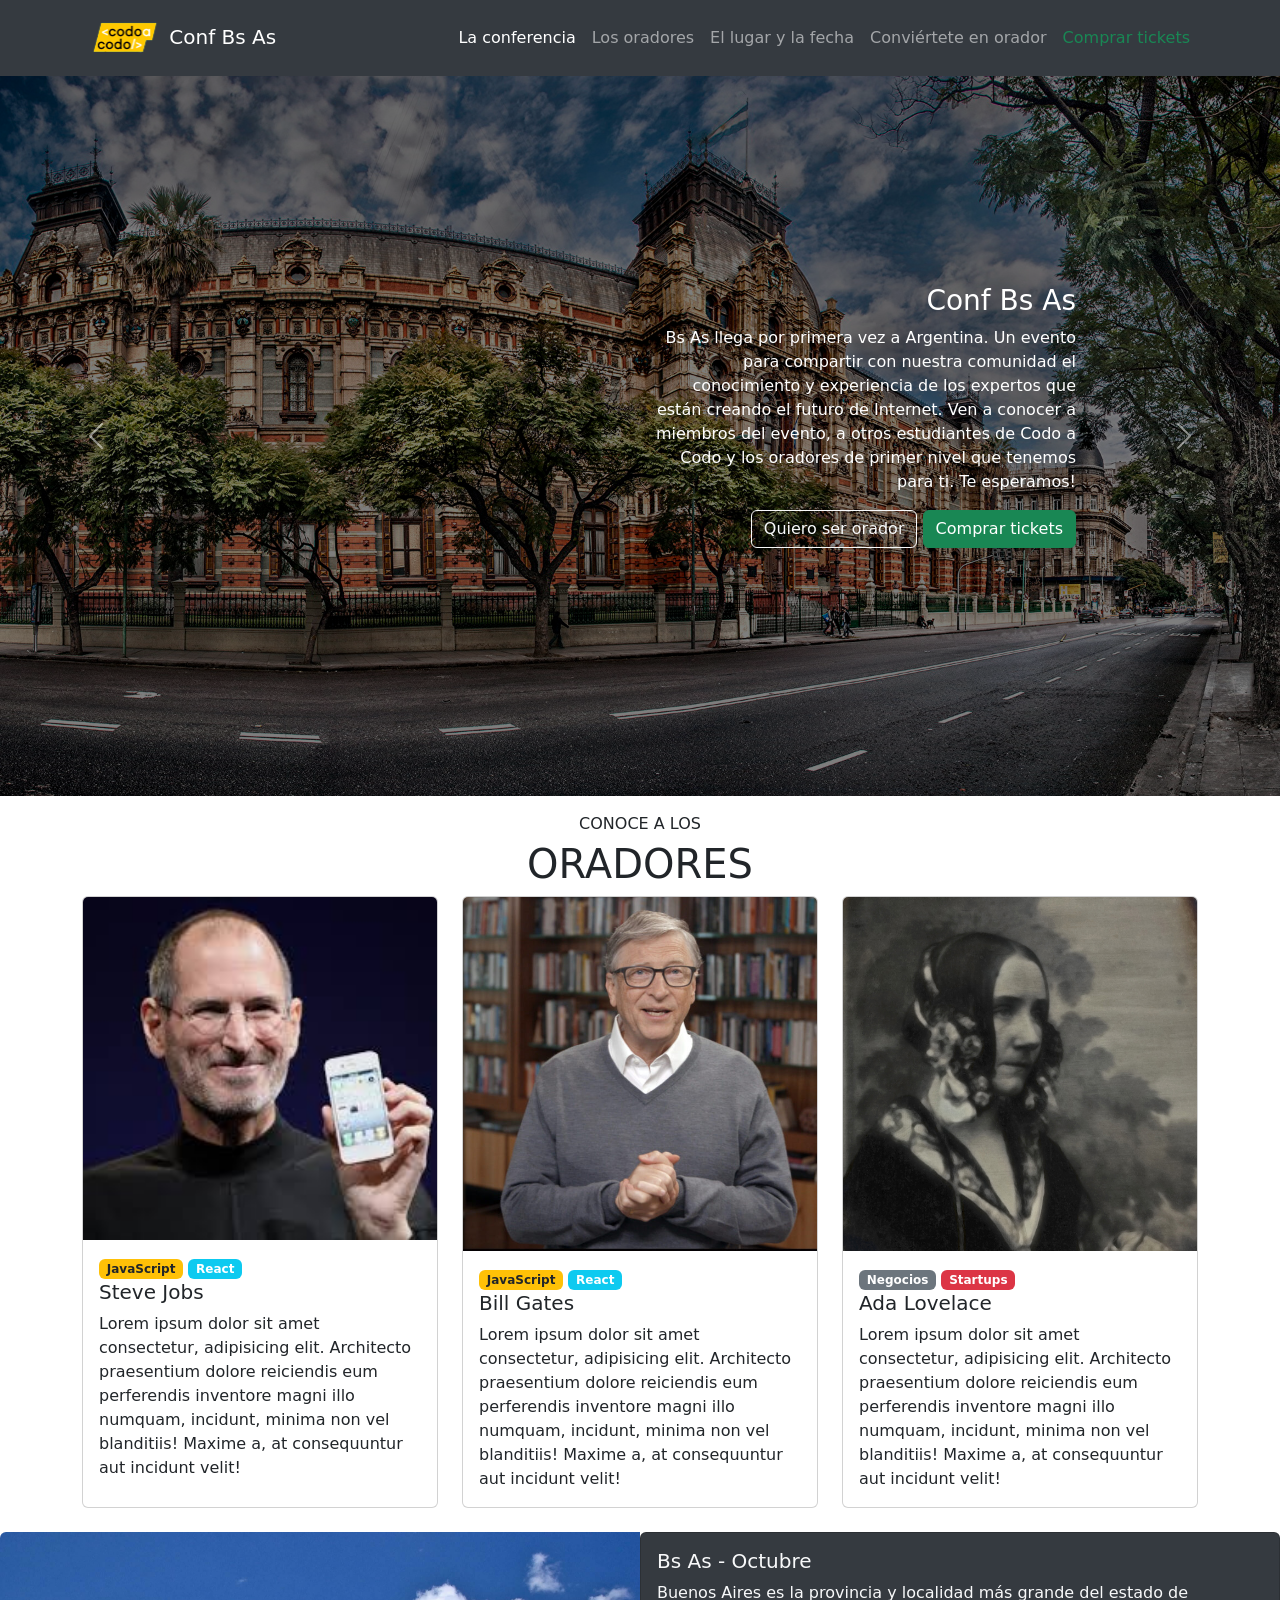
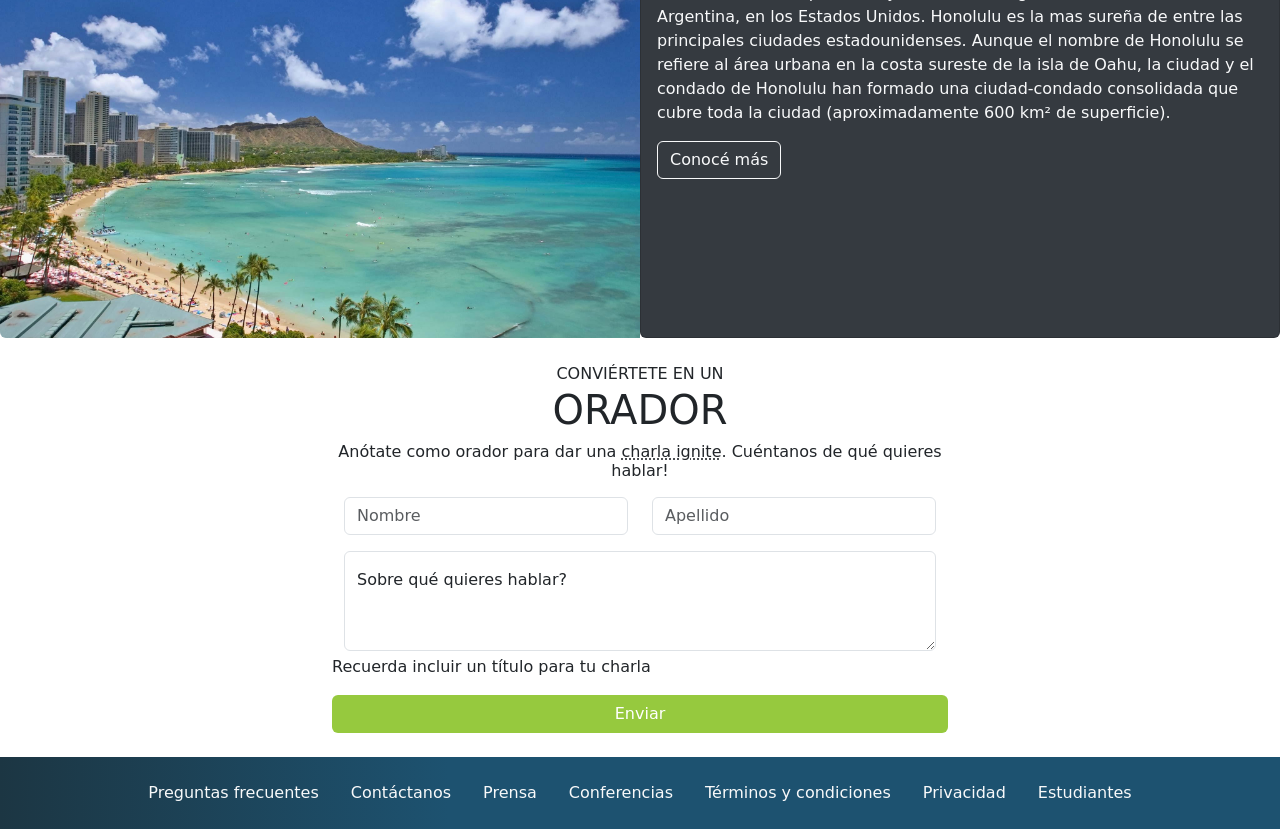
<file: index.html>
<!DOCTYPE html>
<html lang="en">

<head>
  <meta charset="UTF-8">
  <meta name="viewport" content="width=device-width, initial-scale=1.0">
  <title>CodoaCodo</title>
  <link href="https://cdn.jsdelivr.net/npm/bootstrap@5.1.3/dist/css/bootstrap.min.css" rel="stylesheet"
    integrity="sha384-1BmE4kWBq78iYhFldvKuhfTAU6auU8tT94WrHftjDbrCEXSU1oBoqyl2QvZ6jIW3" crossorigin="anonymous">


  <script src="https://cdn.jsdelivr.net/npm/jquery@3.6.4/dist/jquery.min.js"></script>
  <script src="https://cdn.jsdelivr.net/npm/bootstrap@5.1.3/dist/js/bootstrap.bundle.min.js"></script>
  <link href="./static/css/style.css" rel="stylesheet" type="text/css">
</head>

<body>
  <nav class="navbar navbar-expand-lg navbar-dark static-top" style="background-color:#353a40;">
    <div class="container">
      <a class="navbar-brand" href="#">
        <img src="./static/img/codoacodo.png" alt="logo" height="50">Conf Bs As
      </a>
      <button class="navbar-toggler" type="button" data-bs-toggle="collapse" data-bs-target="#navbarSupportedContent"
        aria-controls="navbarSupportedContent" aria-expanded="false" aria-label="Toggle navigation">
        <span class="navbar-toggler-icon"></span>
      </button>
      <div class="collapse navbar-collapse" id="navbarSupportedContent">
        <ul class="navbar-nav ms-auto">
          <li class="nav-item">
            <a class="nav-link active" aria-current="page" href="#conferencia">La conferencia</a>
          </li>
          <li class="nav-item">
            <a class="nav-link" href="#oradores">Los oradores</a>
          </li>
          <li class="nav-item">
            <a class="nav-link" href="#lugar-fecha">El lugar y la fecha</a>
          </li>
          <li class="nav-item">
            <a class="nav-link" href="#conviertete-orador">Conviértete en orador</a>
          </li>
          <li class="nav-item">
            <a class="nav-link text-success" href="#">Comprar tickets</a>
          </li>
        </ul>
      </div>
    </div>
  </nav>

  <section id="conferencia">
    <!-- Contenido de La conferencia -->
    <div id="demo" class="carousel slide" data-ride="carousel">
      <!-- Contenedor para las imágenes del carrusel -->
      <div class="carousel-inner">
        <div class="carousel-item active">
          <img src="./static/img/ba1.jpg">
        </div>
        <div class="carousel-item">
          <img src="./static/img/ba2.jpg">
        </div>
        <div class="carousel-item">
          <img src="./static/img/ba3.jpg">
        </div>
      </div>
      <!-- Contenedor texto -->
      <div class="carousel-caption text-end">
        <div class="container">
          <div class="row justify-content-end">
            <div class="col-lg-6">
              <h3>Conf Bs As</h3>
              <p>Bs As llega por primera vez a Argentina. Un evento para compartir con nuestra comunidad el conocimiento y experiencia de los expertos que están creando el futuro de Internet. Ven a conocer a miembros del evento, a otros estudiantes de Codo a Codo y los oradores de primer nivel que tenemos para ti. Te esperamos!</p>
              <div class="carousel-buttons">
                <button type="button" class="btn btn-outline-light">Quiero ser orador</button>
                <button type="button" class="btn btn-success">Comprar tickets</button>
              </div>
            </div>
          </div>
        </div>
      </div>
      <!-- Left and right controls -->
      <a class="carousel-control-prev" href="#demo" data-bs-slide="prev">
        <span class="carousel-control-prev-icon"></span>
      </a>
      <a class="carousel-control-next" href="#demo" data-bs-slide="next">
        <span class="carousel-control-next-icon"></span>
      </a>
    </div>
  </section>


  <section id="oradores">
    <!-- Contenido de Los oradores -->

    <div class="container">
      <p class="text-center mt-3 mb-1">CONOCE A LOS</p>
      <h1 class="text-center">ORADORES</h1>
      <div class="row row-cols-1 row-cols-md-3 g-4">
        <div class="col">
          <div class="card h-100">
            <img src="./static/img/steve.jpg" class="card-img-top" alt="...">
            <div class="card-body">
              <span class="badge bg-warning text-dark">JavaScript</span>
              <span class="badge bg-info">React</span>
              <h5 class="card-title">Steve Jobs</h5>
              <p class="card-text">Lorem ipsum dolor sit amet consectetur, adipisicing elit. Architecto praesentium
                dolore
                reiciendis eum perferendis inventore magni illo numquam, incidunt, minima non vel blanditiis! Maxime a,
                at
                consequuntur aut incidunt velit!</p>
            </div>
          </div>
        </div>
        <div class="col">
          <div class="card h-100">
            <img src="./static/img/bill.jpg" class="card-img-top" alt="...">
            <div class="card-body">
              <span class="badge bg-warning text-dark">JavaScript</span>
              <span class="badge bg-info">React</span>
              <h5 class="card-title">Bill Gates</h5>
              <p class="card-text">Lorem ipsum dolor sit amet consectetur, adipisicing elit. Architecto praesentium
                dolore
                reiciendis eum perferendis inventore magni illo numquam, incidunt, minima non vel blanditiis! Maxime a,
                at
                consequuntur aut incidunt velit!</p>
            </div>
          </div>
        </div>
        <div class="col">
          <div class="card h-100">
            <img src="./static/img/ada.jpeg" class="card-img-top" alt="...">
            <div class="card-body">
              <span class="badge bg-secondary">Negocios</span>
              <span class="badge bg-danger">Startups</span>
              <h5 class="card-title">Ada Lovelace</h5>
              <p class="card-text">Lorem ipsum dolor sit amet consectetur, adipisicing elit. Architecto praesentium
                dolore
                reiciendis eum perferendis inventore magni illo numquam, incidunt, minima non vel blanditiis! Maxime a,
                at
                consequuntur aut incidunt velit!</p>
            </div>
          </div>
        </div>
      </div>
    </div>

  </section>

  <section id="lugar-fecha" style="margin: 0; padding: 0;">
    <!-- Contenido de El lugar y la fecha -->
    <div class="container-fluid mt-4 mb-4">
      <div class="row">
        <div class="col-md-6 p-0">
          <img src="./static/img/honolulu.jpg" class="img-fluid rounded-start h-100" alt="...">
        </div>
        <div class="col-md-6 p-0">
          <div class="card text-light h-100" style="background-color: #353a40;">
            <div class="card-body d-flex flex-column">
              <h5 class="card-title">Bs As - Octubre</h5>
              <p class="card-text">Buenos Aires es la provincia y localidad más grande del estado de Argentina,
                en los Estados Unidos. Honolulu es la mas sureña de entre las principales ciudades estadounidenses.
                Aunque el nombre de Honolulu se refiere al área urbana en la costa sureste de la isla de Oahu, la ciudad
                y el condado de Honolulu han formado una ciudad-condado consolidada que cubre toda la ciudad
                (aproximadamente 600 km² de superficie).</p>
                <button type="button" class="btn btn-outline-light" style="width: fit-content;">Conocé más</button>            </div>
          </div>
        </div>
      </div>
    </div>
  </section>
  
  
  
  
  
  
  
  
  
  
  
  
  
  

  <section id="conviertete-orador">
    <!-- Contenido de Conviertete en orador -->

    <div class="container" style="width: 50%;">
      <div class="text-center">
        <p style="margin-top: 0; margin-bottom: 0;">CONVIÉRTETE EN UN</p>
        <h1>ORADOR</h1>
        <h6>Anótate como orador para dar una <span class="subrayado-puntos"> charla ignite</span>. Cuéntanos de qué
          quieres
          hablar!</h6>
      </div>
  
      <div class="container">
        <div class="row mt-3">
          <div class="col">
            <input type="text" class="form-control" placeholder="Nombre" aria-label="Nombre">
          </div>
          <div class="col">
            <input type="text" class="form-control" placeholder="Apellido" aria-label="Apellido">
          </div>
        </div>
  
        <div class=" form-floating mt-3 mb-1">
          <textarea class="form-control" placeholder="Leave a comment here" id="floatingTextarea2"
            style="height: 100px"></textarea>
          <label for="floatingTextarea">Sobre qué quieres hablar?</label>
        </div>
      </div>

      <p>Recuerda incluir un título para tu charla</p>
      <div class="d-grid">
        <button class="btn" style="background-color: #96c93e; color: white;" type="button">Enviar</button>
      </div>
    </div>

  </section>

  <footer class="py-3 mt-4 footer-color">
    <ul class="nav justify-content-center">
      <li class="nav-item"><a href="#" class="nav-link  text-light">Preguntas frecuentes</a></li>
      <li class="nav-item"><a href="#" class="nav-link  text-light ">Contáctanos</a></li>
      <li class="nav-item"><a href="#" class="nav-link  text-light">Prensa</a></li>
      <li class="nav-item"><a href="#" class="nav-link  text-light">Conferencias</a></li>
      <li class="nav-item"><a href="#" class="nav-link  text-light">Términos y condiciones</a></li>
      <li class="nav-item"><a href="#" class="nav-link  text-light">Privacidad</a></li>
      <li class="nav-item"><a href="#" class="nav-link  text-light">Estudiantes</a></li>

    </ul>
  </footer>
</body>

</html>
</file>
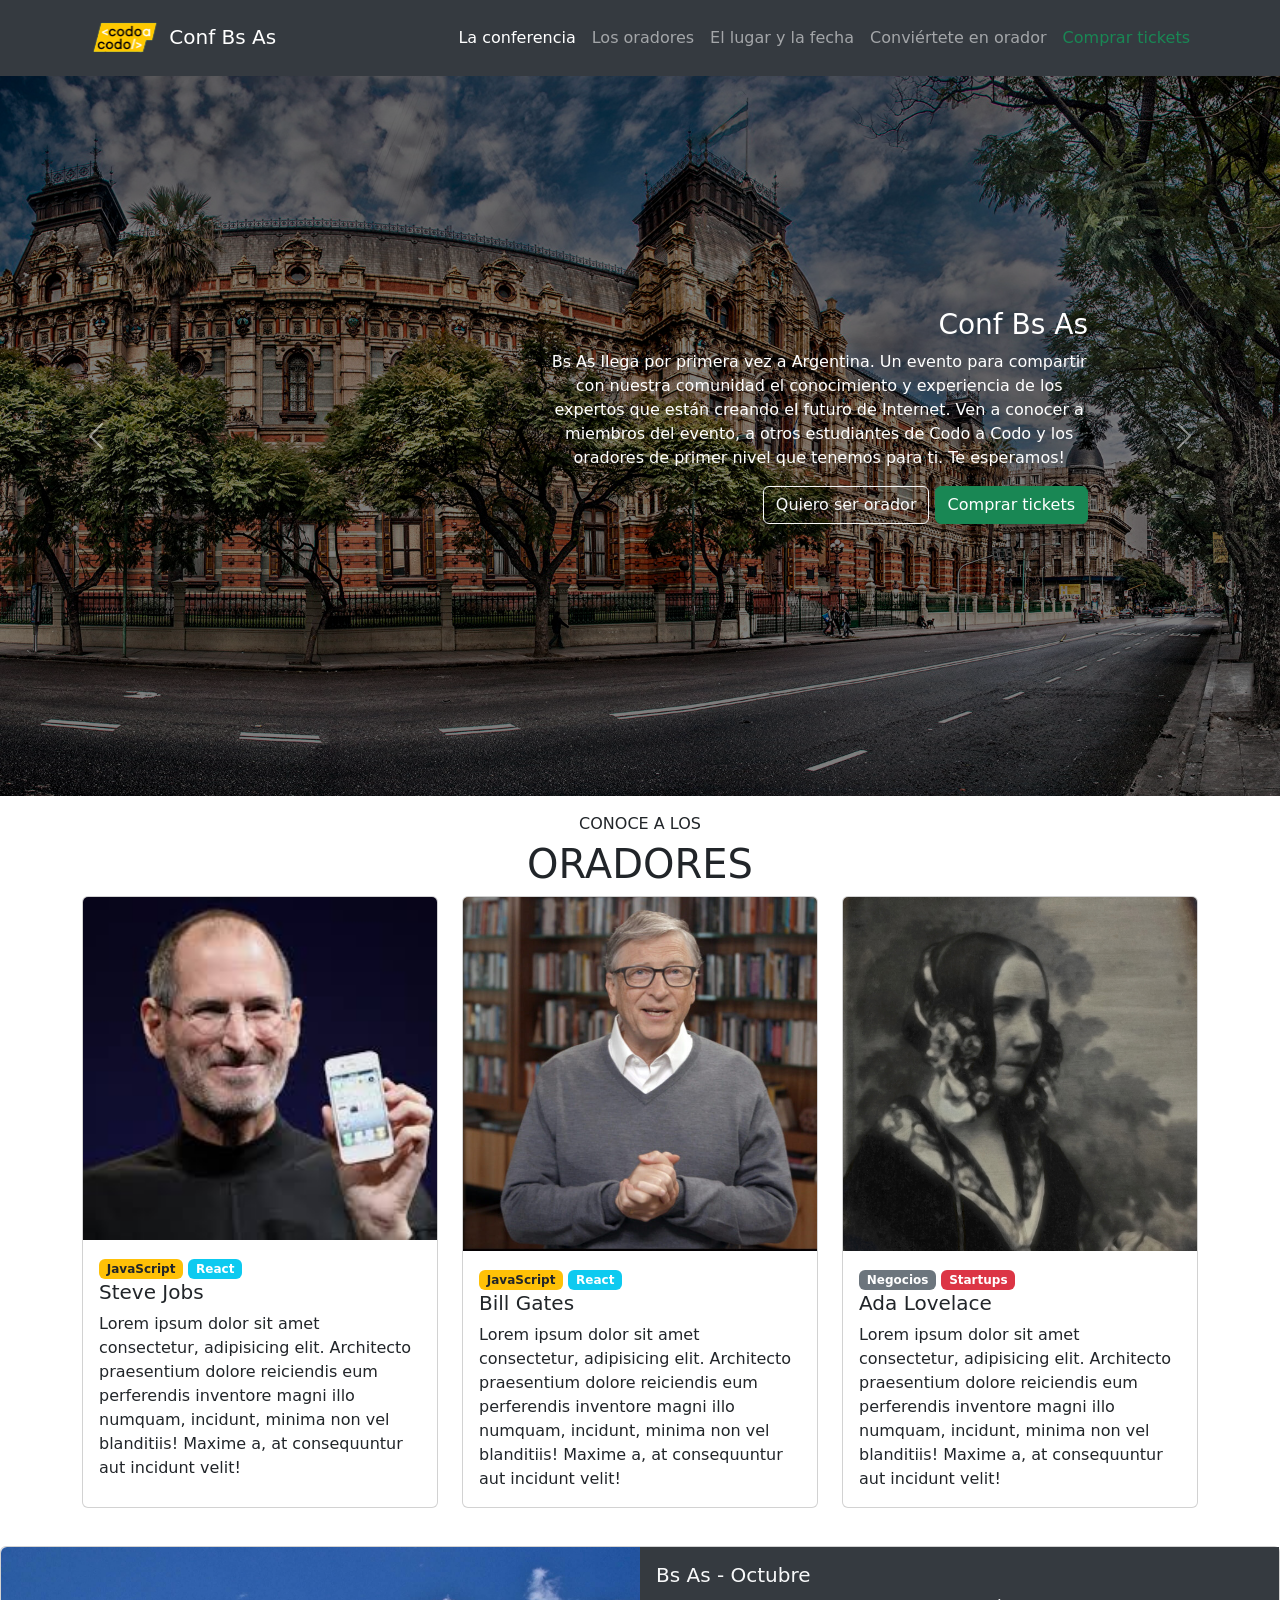
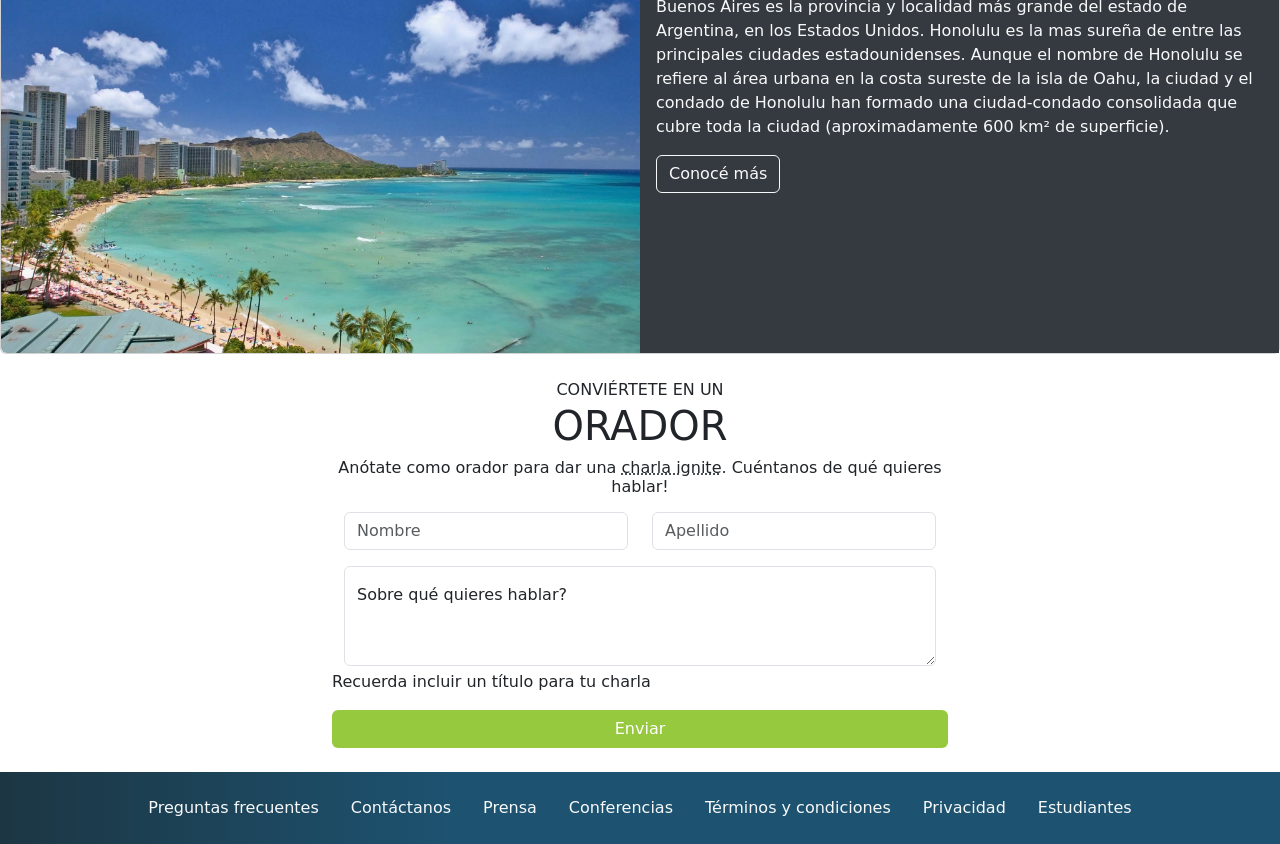
<file: template/index.html>
<!DOCTYPE html>
<html lang="en">

<head>
  <meta charset="UTF-8">
  <meta name="viewport" content="width=device-width, initial-scale=1.0">
  <title>CodoaCodo</title>
  <link href="https://cdn.jsdelivr.net/npm/bootstrap@5.1.3/dist/css/bootstrap.min.css" rel="stylesheet"
    integrity="sha384-1BmE4kWBq78iYhFldvKuhfTAU6auU8tT94WrHftjDbrCEXSU1oBoqyl2QvZ6jIW3" crossorigin="anonymous">


  <script src="https://cdn.jsdelivr.net/npm/jquery@3.6.4/dist/jquery.min.js"></script>
  <script src="https://cdn.jsdelivr.net/npm/bootstrap@5.1.3/dist/js/bootstrap.bundle.min.js"></script>
  <link href="../static/css/style.css" rel="stylesheet" type="text/css">
</head>

<body>
  <nav class="navbar navbar-expand-lg navbar-dark static-top" style="background-color:#353a40;">
    <div class="container">
      <a class="navbar-brand" href="#">
        <img src="../static/img/codoacodo.png" alt="logo" height="50">Conf Bs As
      </a>
      <button class="navbar-toggler" type="button" data-bs-toggle="collapse" data-bs-target="#navbarSupportedContent"
        aria-controls="navbarSupportedContent" aria-expanded="false" aria-label="Toggle navigation">
        <span class="navbar-toggler-icon"></span>
      </button>
      <div class="collapse navbar-collapse" id="navbarSupportedContent">
        <ul class="navbar-nav ms-auto">
          <li class="nav-item">
            <a class="nav-link active" aria-current="page" href="#conferencia">La conferencia</a>
          </li>
          <li class="nav-item">
            <a class="nav-link" href="#oradores">Los oradores</a>
          </li>
          <li class="nav-item">
            <a class="nav-link" href="#lugar-fecha">El lugar y la fecha</a>
          </li>
          <li class="nav-item">
            <a class="nav-link" href="#conviertete-orador">Conviértete en orador</a>
          </li>
          <li class="nav-item">
            <a class="nav-link text-success" href="#">Comprar tickets</a>
          </li>
        </ul>
      </div>
    </div>
  </nav>

  <section id="conferencia">
    <!-- Contenido de La conferencia -->

    <div id="demo" class="carousel slide" data-ride="carousel">
      <!-- Contenedor para las imágenes del carrusel -->
      <div class="carousel-inner">
        <div class="carousel-item active">
          <img src="../static/img/ba1.jpg">
        </div>
        <div class="carousel-item">
          <img src="../static/img/ba2.jpg">
        </div>
        <div class="carousel-item">
          <img src="../static/img/ba3.jpg">
        </div>
      </div>
      <!-- Contenedor texto -->
      <div class="carousel-caption">
        <h3>Conf Bs As</h3>
        <p style="width: 60%;">Bs As llega por primera vez a Argentina. Un evento para compartir
          con nuestra comunidad el conocimiento y experiencia de los expertos
          que están creando el futuro de Internet. Ven a conocer a miembros del evento, a otros
          estudiantes de Codo a Codo y los oradores de primer nivel que tenemos para ti.
          Te esperamos!
        </p>
        <div class="carousel-buttons">
          <button type="               button" class="btn btn-outline-light">Quiero ser orador</button>
          <button type="button" class="btn btn-success">Comprar tickets</button>
        </div>
      </div>
      <!-- Left and right controls -->
      <a class="carousel-control-prev" href="#demo" data-bs-slide="prev">
        <span class="carousel-control-prev-icon"></span>
      </a>
      <a class="carousel-control-next" href="#demo" data-bs-slide="next">
        <span class="carousel-control-next-icon"></span>
      </a>
    </div>

  </section>

  <section id="oradores">
    <!-- Contenido de Los oradores -->

    <div class="container">
      <p class="text-center mt-3 mb-1">CONOCE A LOS</p>
      <h1 class="text-center">ORADORES</h1>
      <div class="row row-cols-1 row-cols-md-3 g-4">
        <div class="col">
          <div class="card h-100">
            <img src="../static/img/steve.jpg" class="card-img-top" alt="...">
            <div class="card-body">
              <span class="badge bg-warning text-dark">JavaScript</span>
              <span class="badge bg-info">React</span>
              <h5 class="card-title">Steve Jobs</h5>
              <p class="card-text">Lorem ipsum dolor sit amet consectetur, adipisicing elit. Architecto praesentium
                dolore
                reiciendis eum perferendis inventore magni illo numquam, incidunt, minima non vel blanditiis! Maxime a,
                at
                consequuntur aut incidunt velit!</p>
            </div>
          </div>
        </div>
        <div class="col">
          <div class="card h-100">
            <img src="../static/img/bill.jpg" class="card-img-top" alt="...">
            <div class="card-body">
              <span class="badge bg-warning text-dark">JavaScript</span>
              <span class="badge bg-info">React</span>
              <h5 class="card-title">Bill Gates</h5>
              <p class="card-text">Lorem ipsum dolor sit amet consectetur, adipisicing elit. Architecto praesentium
                dolore
                reiciendis eum perferendis inventore magni illo numquam, incidunt, minima non vel blanditiis! Maxime a,
                at
                consequuntur aut incidunt velit!</p>
            </div>
          </div>
        </div>
        <div class="col">
          <div class="card h-100">
            <img src="../static/img/ada.jpeg" class="card-img-top" alt="...">
            <div class="card-body">
              <span class="badge bg-secondary">Negocios</span>
              <span class="badge bg-danger">Startups</span>
              <h5 class="card-title">Ada Lovelace</h5>
              <p class="card-text">Lorem ipsum dolor sit amet consectetur, adipisicing elit. Architecto praesentium
                dolore
                reiciendis eum perferendis inventore magni illo numquam, incidunt, minima non vel blanditiis! Maxime a,
                at
                consequuntur aut incidunt velit!</p>
            </div>
          </div>
        </div>
      </div>
    </div>

  </section>

  <section id="lugar-fecha">
    <!-- Contenido de El lugar y la fecha -->

    <div class="card mb-4" style="margin-top: 3%;">
      <div class="row g-0">
        <div class="col-md-4" style="width: 50%;">
          <img src="../static/img/honolulu.jpg" class="img-fluid rounded-start" alt="...">
        </div>
        <div class="col-md-8" style="width: 50%; background-color: #353a40;">
          <div class="card-body text-light">
            <h5 class="card-title">Bs As - Octubre</h5>
            <p class="card-text">Buenos Aires es la provincia y localidad más grande del estado de Argentina,
              en los Estados Unidos. Honolulu es la mas sureña de entre las principales ciudades estadounidenses.
              Aunque el nombre de Honolulu se refiere al área urbana en la costa sureste de la isla de Oahu, la ciudad
              y el condado de Honolulu han formado una ciudad-condado consolidada que cubre toda la ciudad
              (aproximadamente
              600 km² de superficie).</p>
            <button type="button" class="btn btn-outline-light">Conocé más</button>
          </div>
        </div>
      </div>
    </div>

  </section>

  <section id="conviertete-orador">
    <!-- Contenido de Conviertete en orador -->

    <div class="container" style="width: 50%;">
      <div class="text-center">
        <p style="margin-top: 0; margin-bottom: 0;">CONVIÉRTETE EN UN</p>
        <h1>ORADOR</h1>
        <h6>Anótate como orador para dar una <span class="subrayado-puntos"> charla ignite</span>. Cuéntanos de qué
          quieres
          hablar!</h6>
      </div>
  
      <div class="container">
        <div class="row mt-3">
          <div class="col">
            <input type="text" class="form-control" placeholder="Nombre" aria-label="Nombre">
          </div>
          <div class="col">
            <input type="text" class="form-control" placeholder="Apellido" aria-label="Apellido">
          </div>
        </div>
  
        <div class=" form-floating mt-3 mb-1">
          <textarea class="form-control" placeholder="Leave a comment here" id="floatingTextarea2"
            style="height: 100px"></textarea>
          <label for="floatingTextarea">Sobre qué quieres hablar?</label>
        </div>
      </div>

      <p>Recuerda incluir un título para tu charla</p>
      <div class="d-grid">
        <button class="btn" style="background-color: #96c93e; color: white;" type="button">Enviar</button>
      </div>
    </div>

  </section>

  <footer class="py-3 mt-4 footer-color">
    <ul class="nav justify-content-center">
      <li class="nav-item"><a href="#" class="nav-link  text-light">Preguntas frecuentes</a></li>
      <li class="nav-item"><a href="#" class="nav-link  text-light ">Contáctanos</a></li>
      <li class="nav-item"><a href="#" class="nav-link  text-light">Prensa</a></li>
      <li class="nav-item"><a href="#" class="nav-link  text-light">Conferencias</a></li>
      <li class="nav-item"><a href="#" class="nav-link  text-light">Términos y condiciones</a></li>
      <li class="nav-item"><a href="#" class="nav-link  text-light">Privacidad</a></li>
      <li class="nav-item"><a href="#" class="nav-link  text-light">Estudiantes</a></li>

    </ul>
  </footer>
</body>

</html>
</file>
<file: static/css/style.css>
.subrayado-puntos {
  text-decoration: underline dotted;
}

.footer-color {
  background: rgb(28, 54, 67);
  background: linear-gradient(90deg, rgba(28, 54, 67, 1) 0%, rgba(29, 82, 112, 1) 35%);
}

.carousel-inner img {
  width: 100%;
  height: 100%;
}

.carousel-caption {
  display: flex;
  flex-direction: column;
  justify-content: center;
  align-items: flex-end;
  height: 100%;
  
} 
.carousel-item::before {
        content: "";
        position: absolute;
        top: 0;
        left: 0;
        width: 100%;
        height: 100%;
        background-color: rgba(0, 0, 0, 0.5); /* Color de fondo oscuro con opacidad */
    }
</file>
